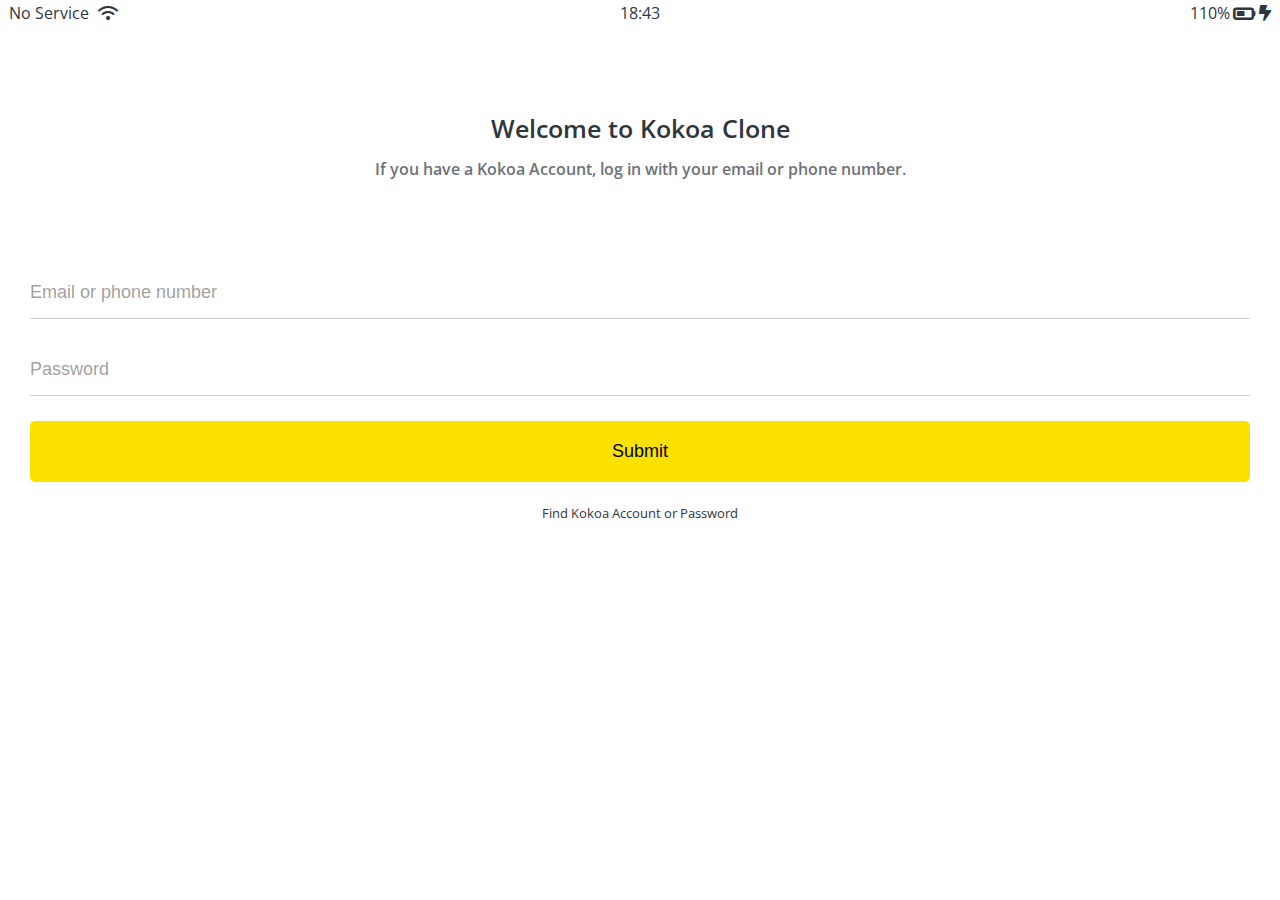
<file: index.html>
<!DOCTYPE html>
<html lang="en">
<head>
    <link rel="stylesheet" href="css/styles.css">
    <meta charset="UTF-8">
    <meta name="viewport" content="width=device-width, initial-scale=1.0">
    <title>Wecome to Kokoa Clone</title>
    <link rel="stylesheet" href="https://cdnjs.cloudflare.com/ajax/libs/font-awesome/6.5.1/css/all.min.css">
</head>
<body>

    <div class="status-bar">
        <div class="status-bar__column">
            <span>No Service</span>
            <i class="fa-solid fa-wifi"></i>
        </div>
        <div class="status-bar__column">
            <span>18:43</span>
        </div>
        <div class="status-bar__column">
            <span>110%</span>
            <i class="fa-solid fa-battery-half fa-lg"></i>
            <i class="fa-solid fa-bolt-lightning"></i>
        </div>
    </div>

    <header class="welcome-header">
      <h1 class="welcome-header__title">Welcome to Kokoa Clone</h1>
      <p class="welcome-header__text">
        If you have a Kokoa Account, log in with your email or phone number.
      </p>
    </header>
    <form id="login-form">
        <input type="text" placeholder="Email or phone number"/>
        <input type="password" placeholder="Password"/>
        <input type="submit" placeholder="Log In"/>
        <a href="#">Find Kokoa Account or Password</a>
    </form>
</body>

</html>
</file>
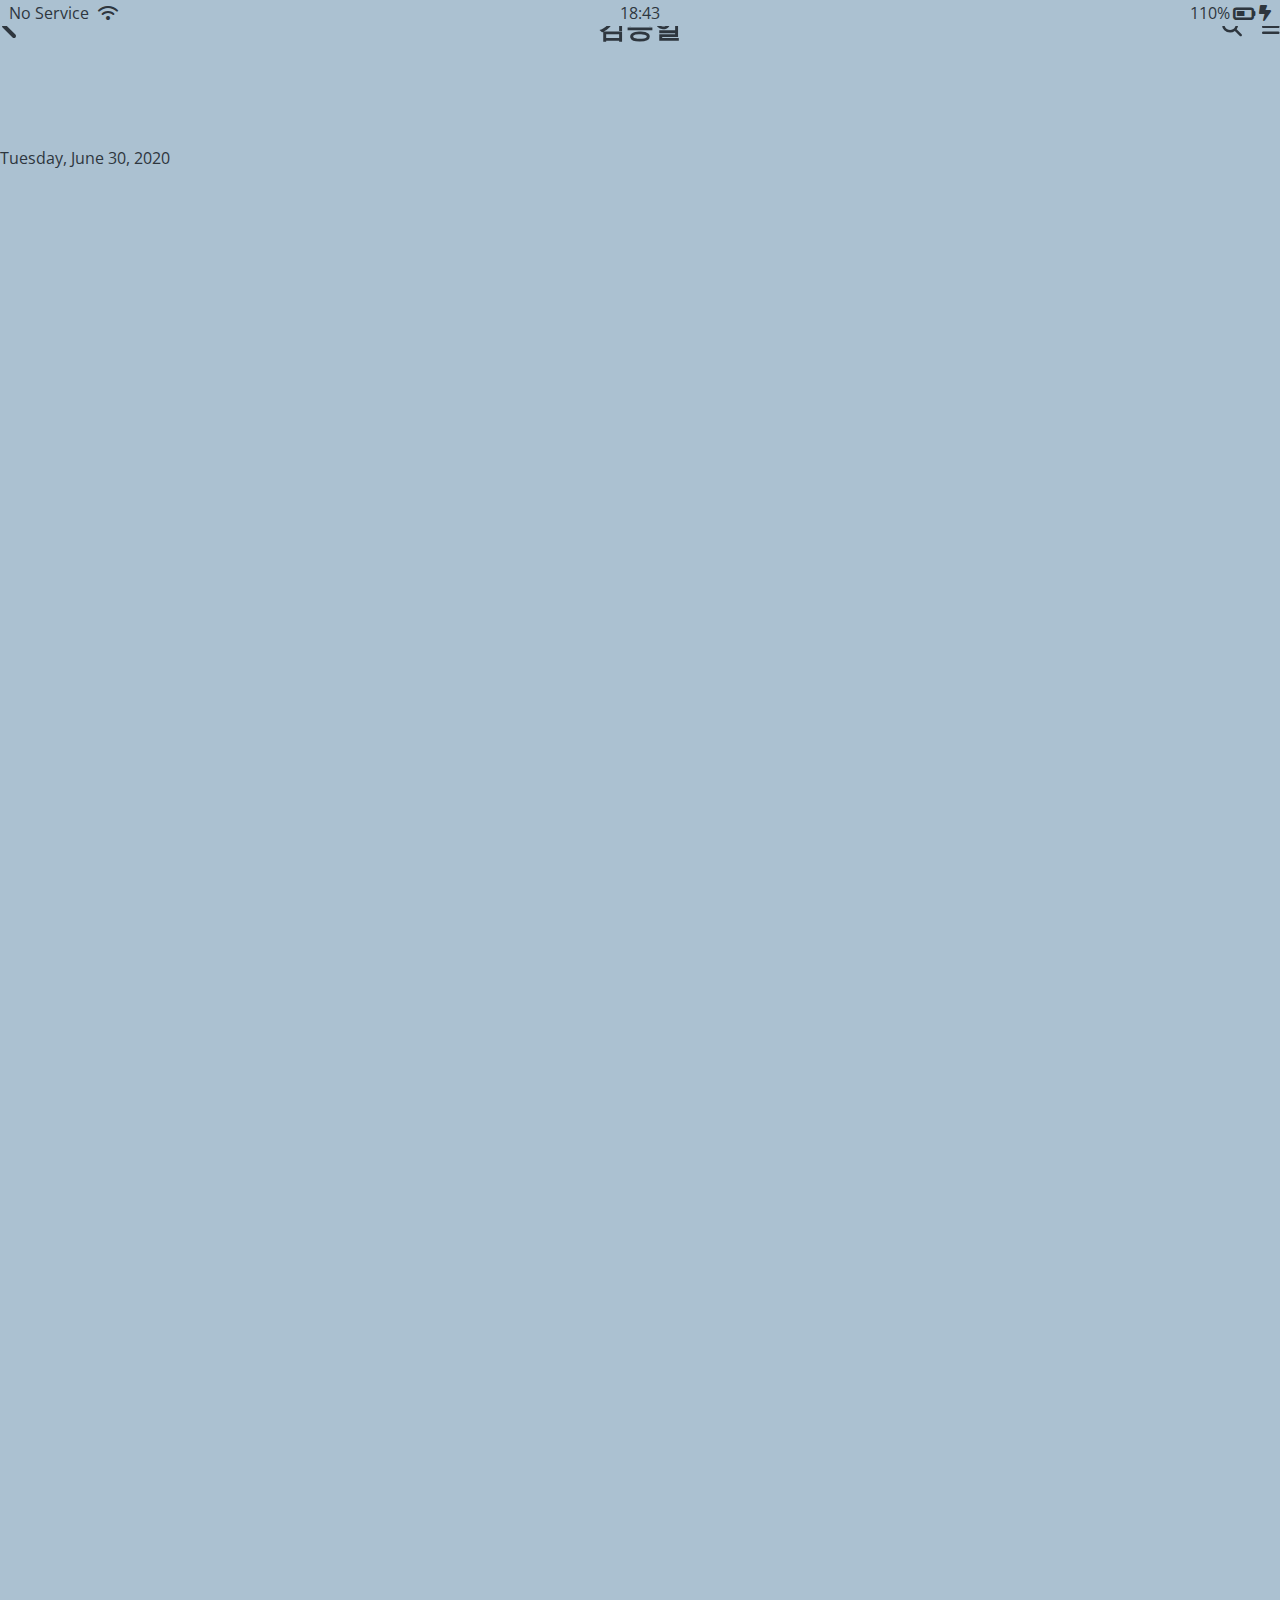
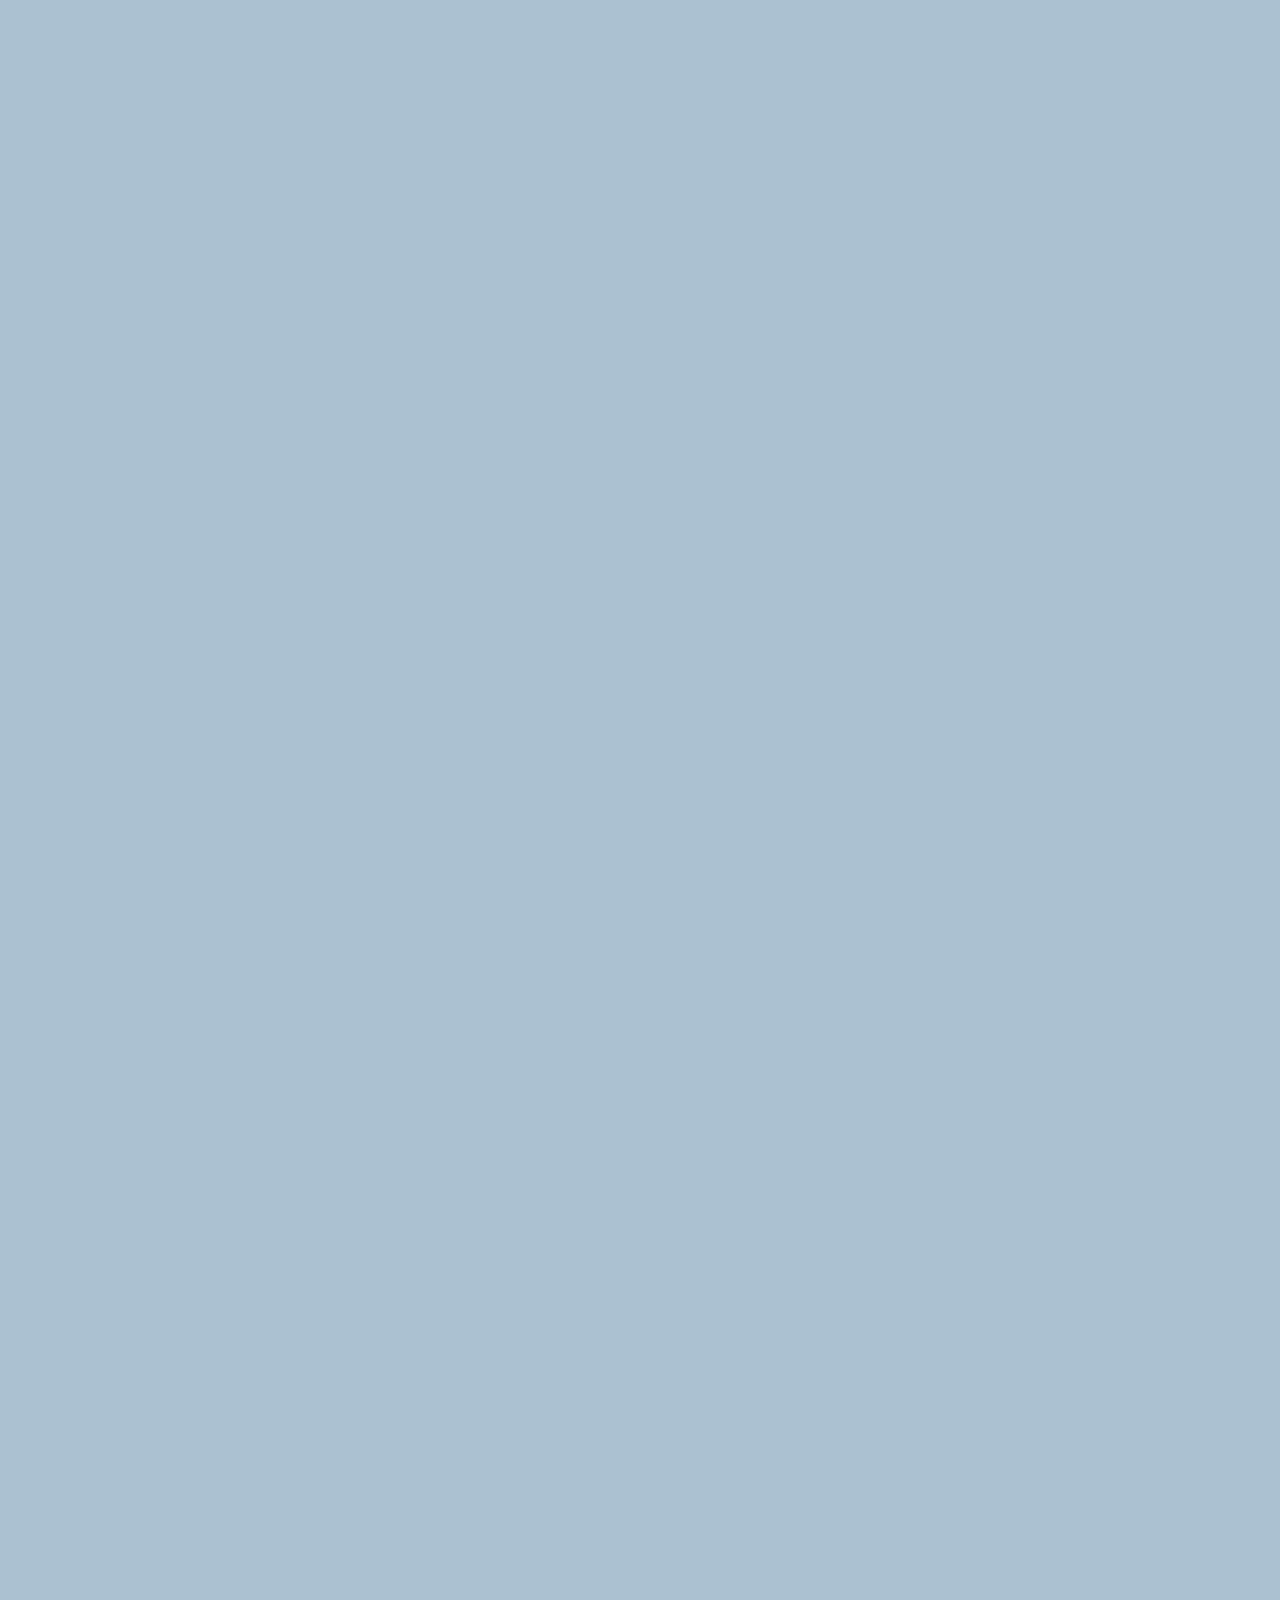
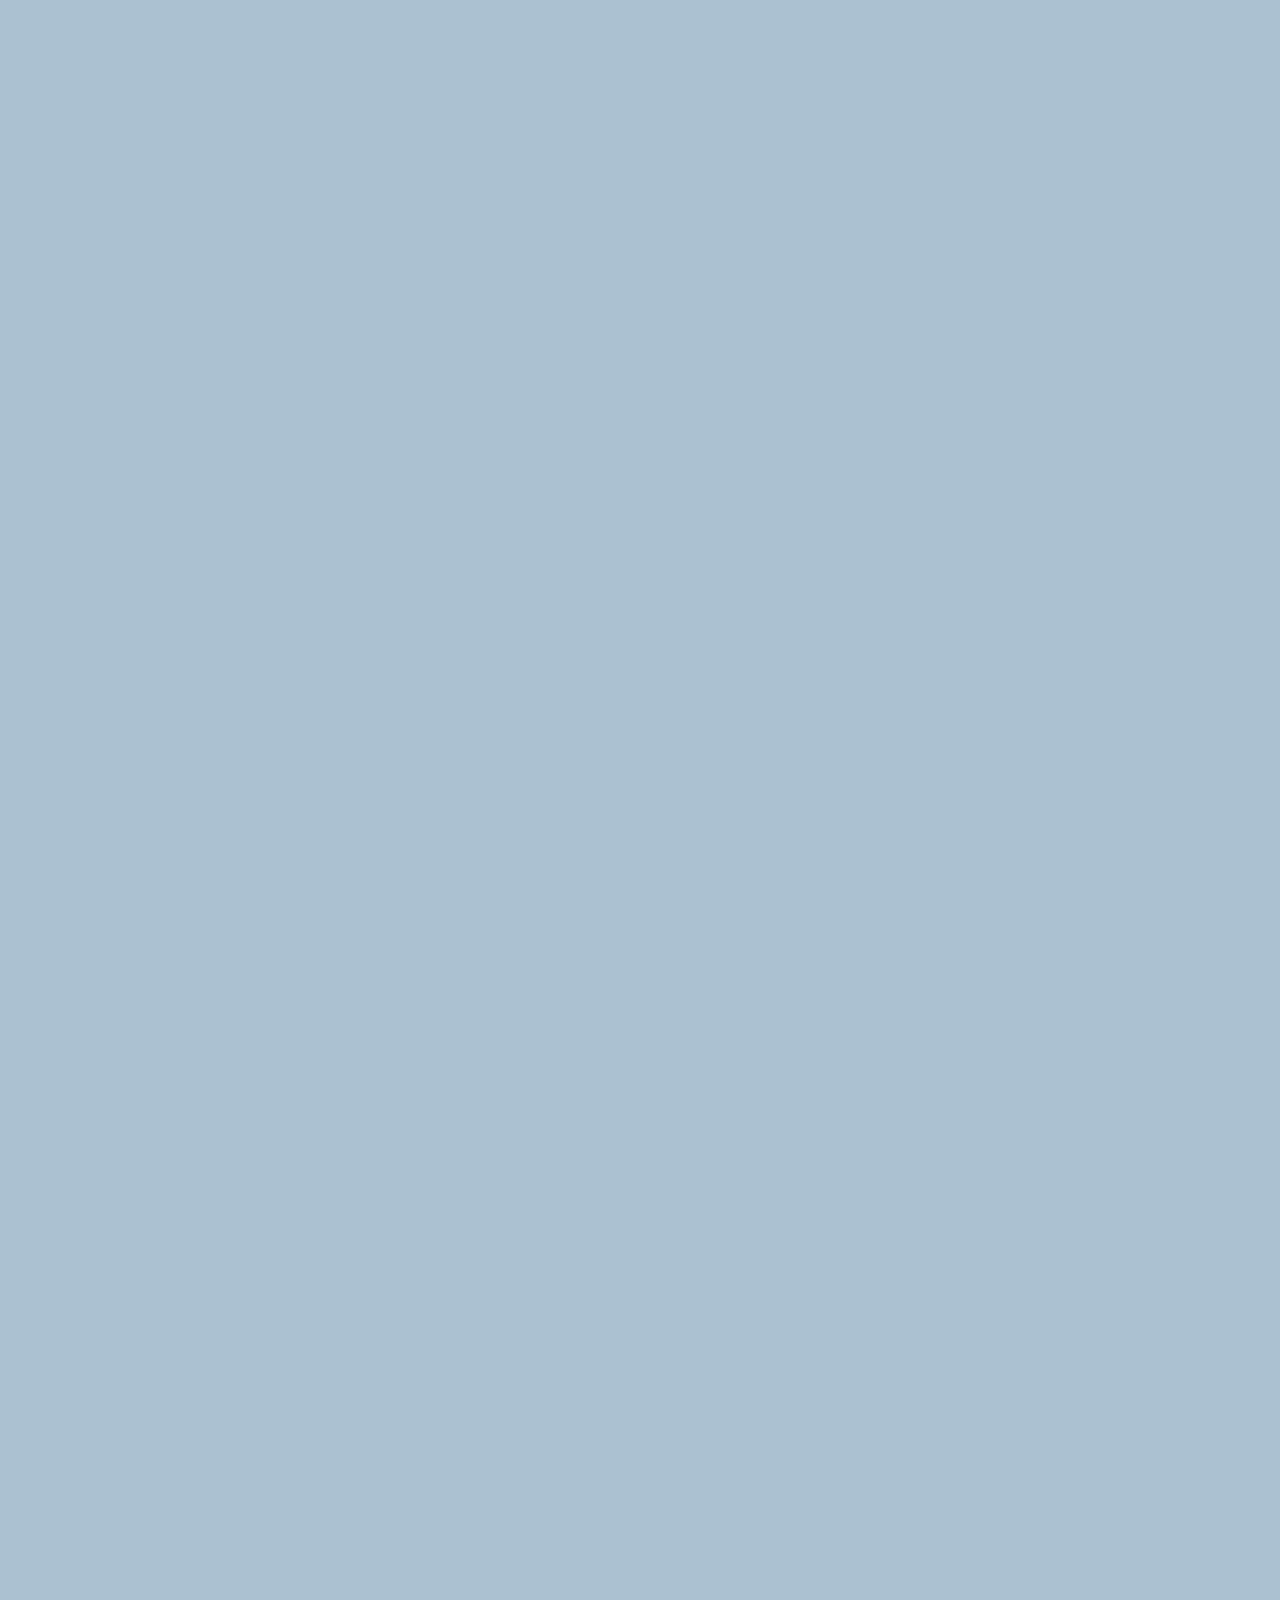
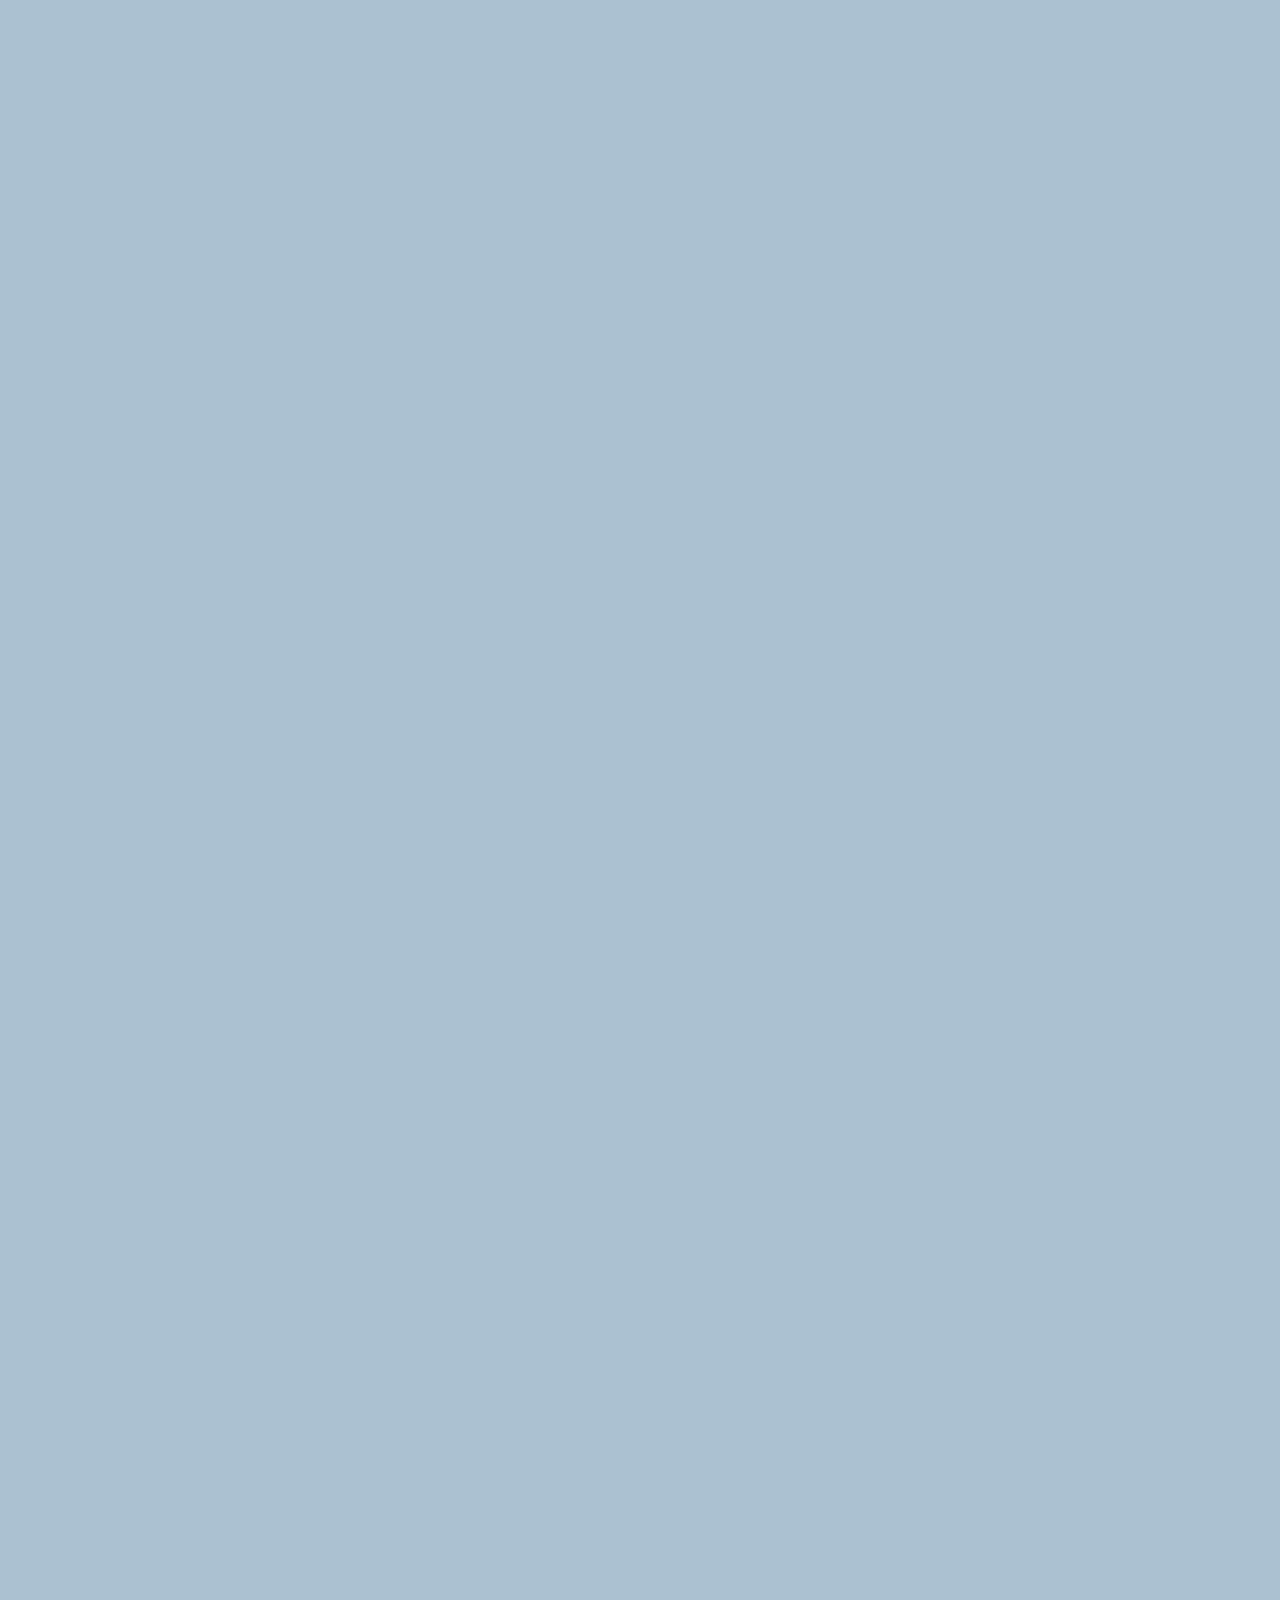
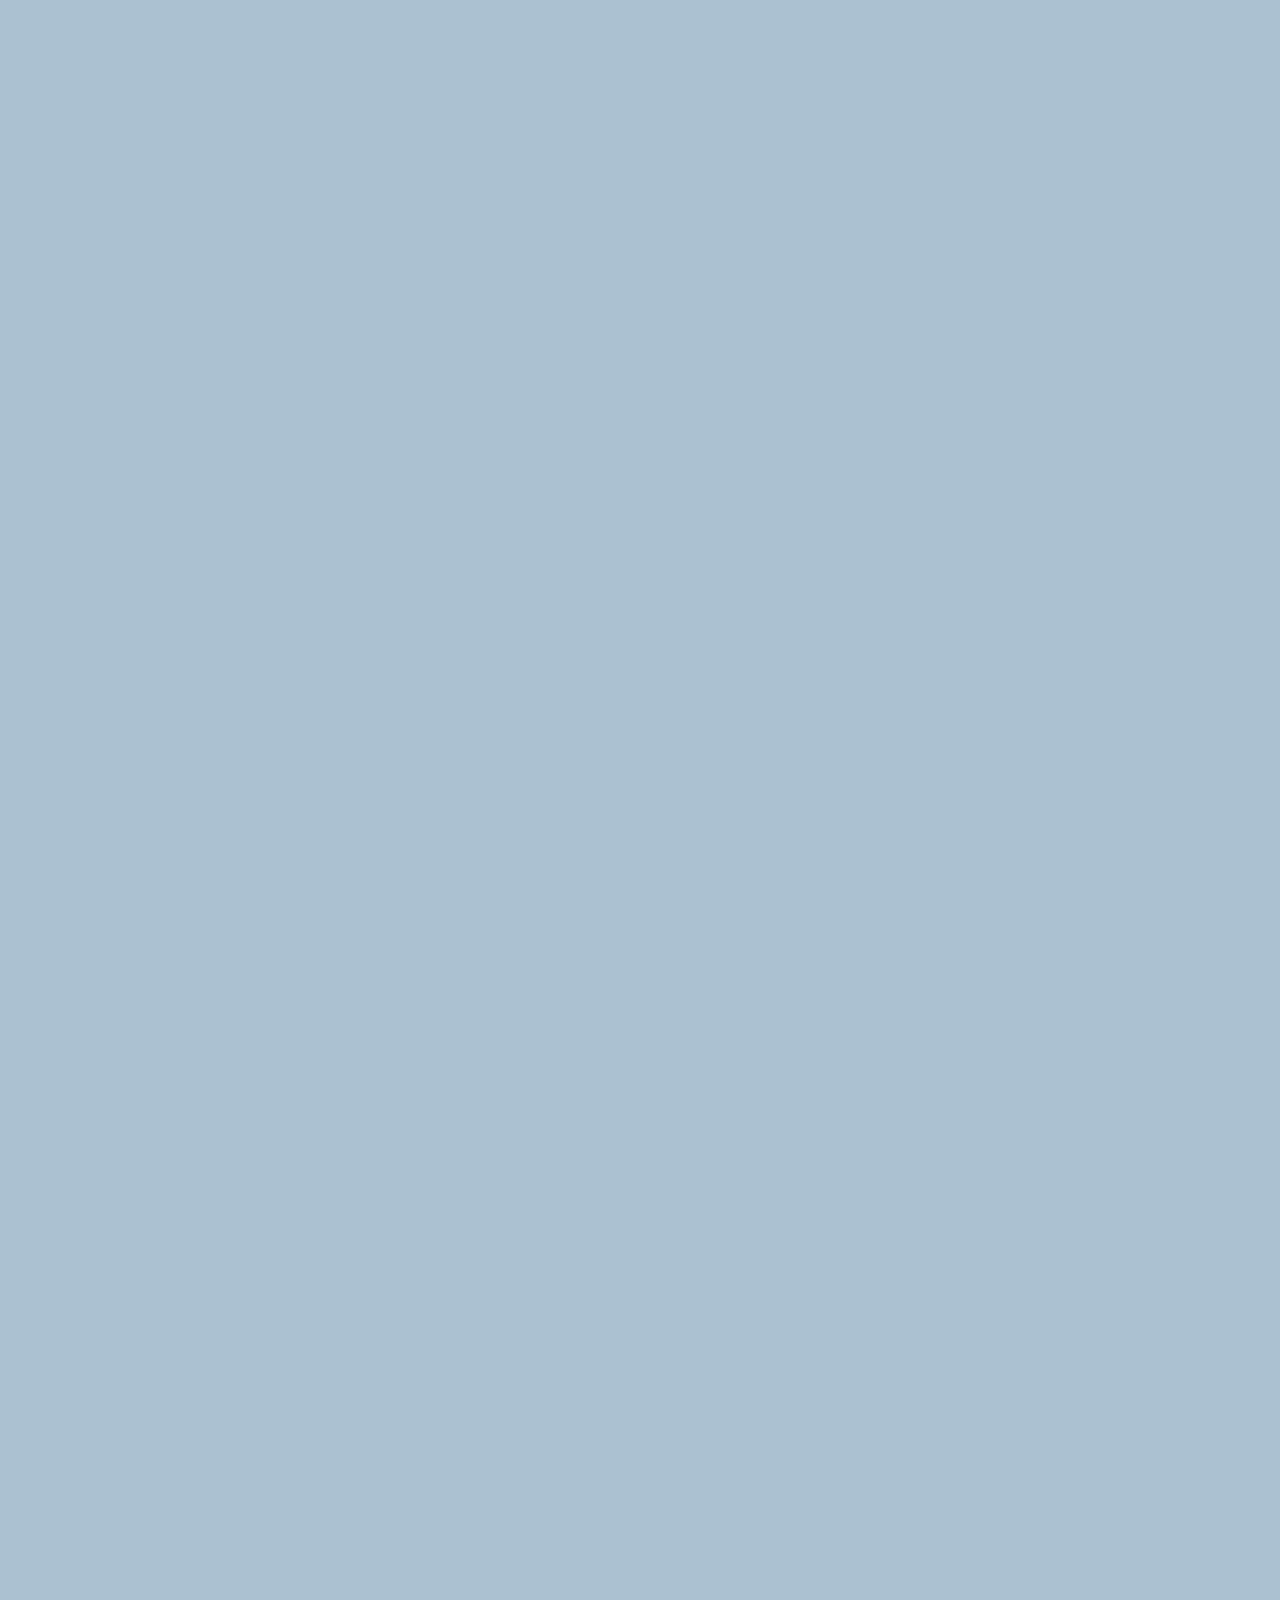
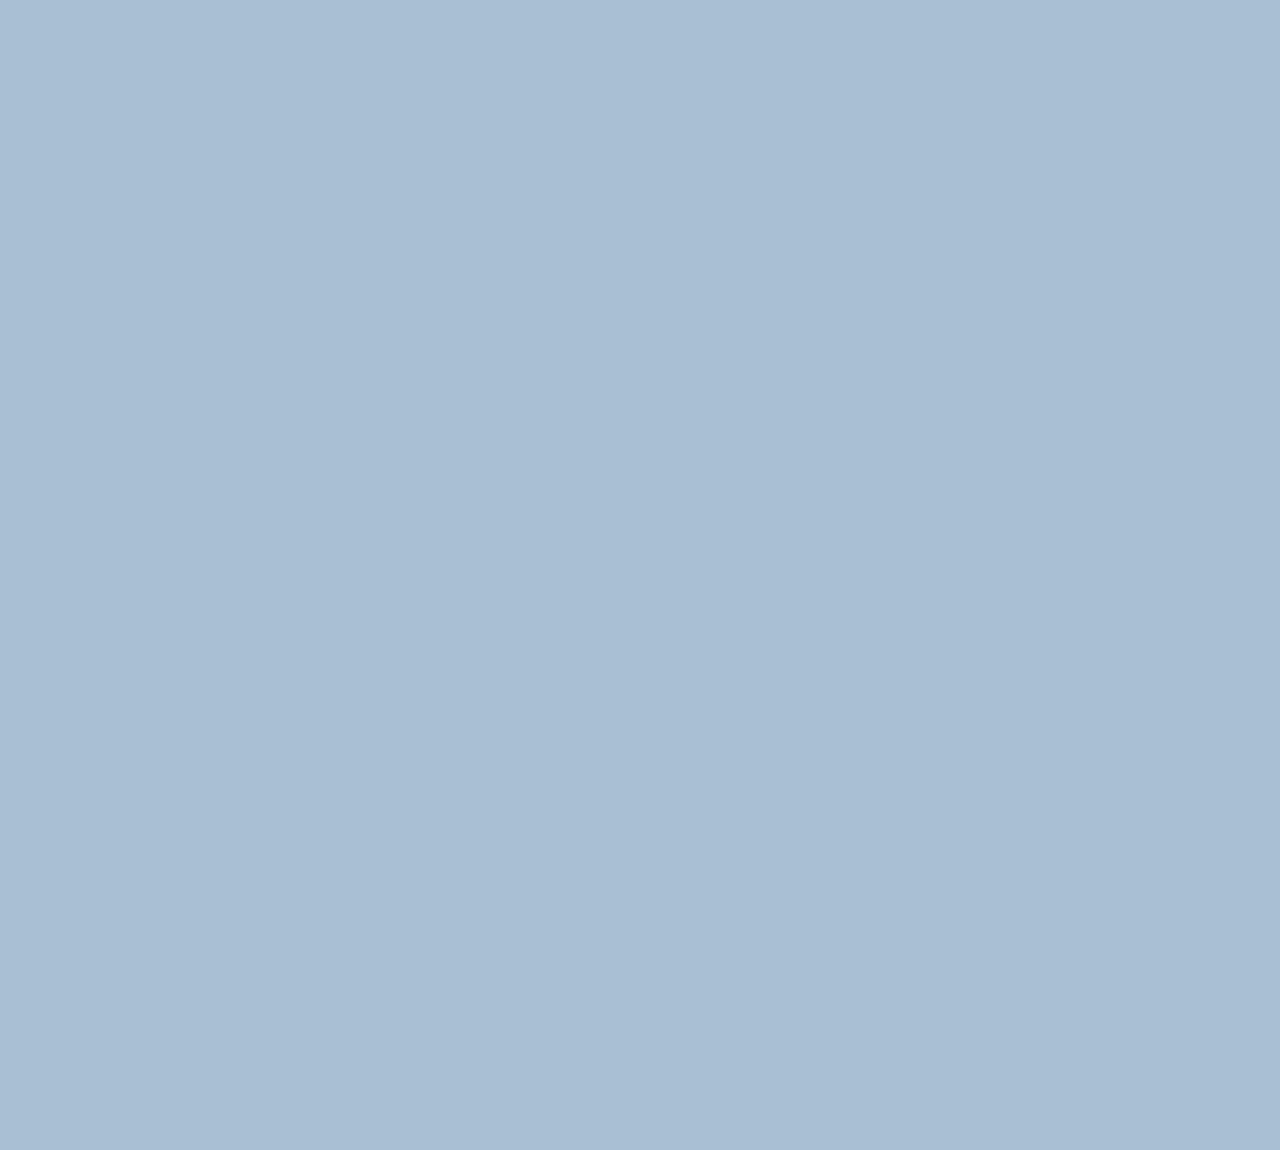
<file: chat.html>
<!DOCTYPE html>
<html lang="en">
<head>
    <link rel="stylesheet" href="css/styles.css">
    <meta charset="UTF-8">
    <meta name="viewport" content="width=device-width, initial-scale=1.0">
    <title>Chat /w 김승일 - Kokoa Clone</title>
    <link rel="stylesheet" href="https://cdnjs.cloudflare.com/ajax/libs/font-awesome/6.5.1/css/all.min.css">
</head>
<body id="chat-screen">

    <div class="status-bar status-bar__chat">
        <div class="status-bar__column">
            <span>No Service</span>
            <i class="fa-solid fa-wifi"></i>
        </div>
        <div class="status-bar__column">
            <span>18:43</span>
        </div>
        <div class="status-bar__column">
            <span>110%</span>
            <i class="fa-solid fa-battery-half fa-lg"></i>
            <i class="fa-solid fa-bolt-lightning"></i>
        </div>
    </div>

    <header class="alt-header alt-header__chat">
        <div class="alt-header__colunm">
            <a href="more.html">
                <i class="fa-solid fa-angle-left fa-2x"></i>
            </a>
        </div>
        <div class="alt-header__colunm">
            <h1 class="alt-header__title">김승일</h1>
        </div>
        <div class="alt-header__colunm">
            <span><i class="fa-solid fa-magnifying-glass fa-lg"></i></span>
            <span><i class="fa-solid fa-bars fa-lg"></i></span>
        </div>
    </header>
    <main class="main-screen main-chat">
        <div class="chat__timestap">
            Tuesday, June 30, 2020
        </div>
    </main>

</body>

</html>
</file>
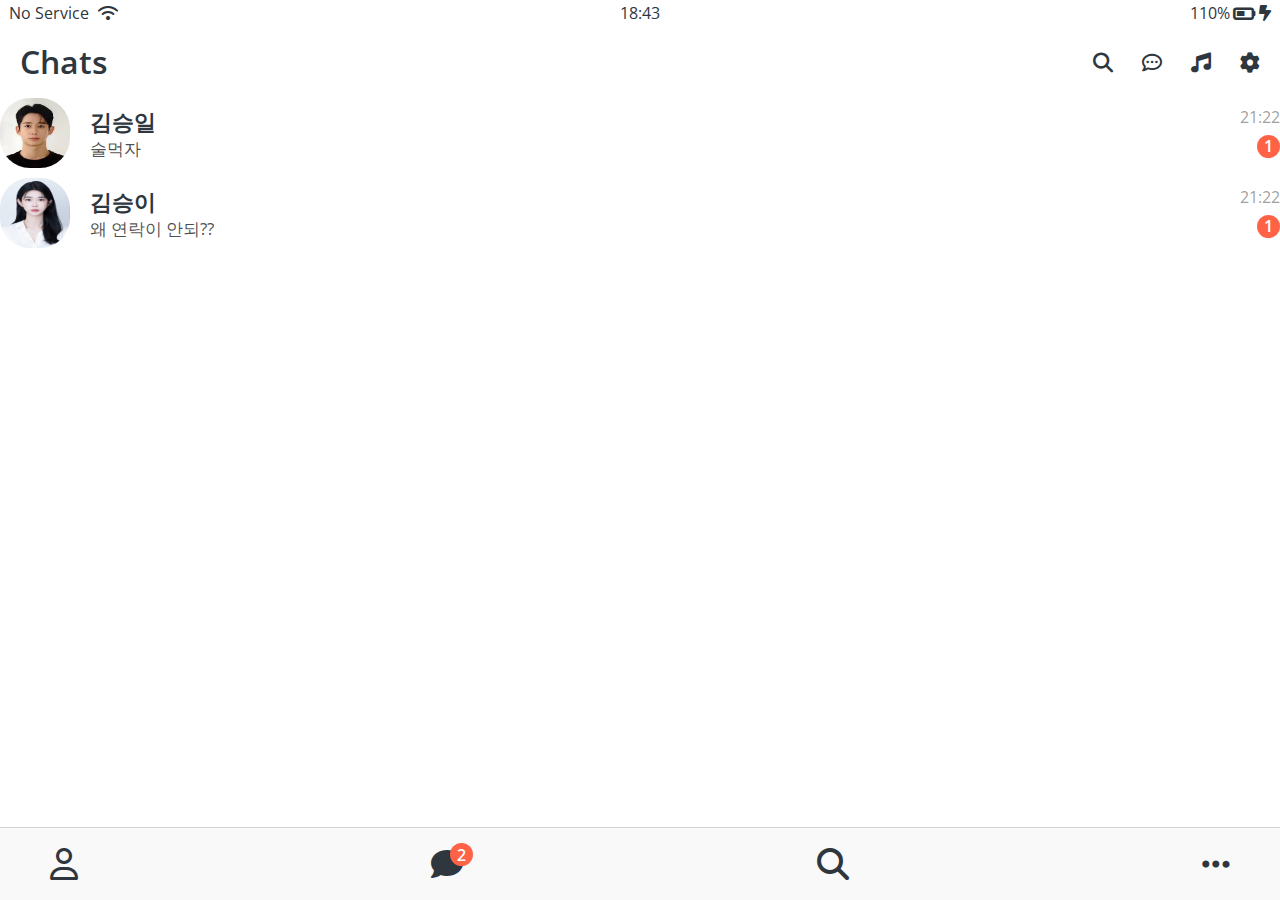
<file: chats.html>
<!DOCTYPE html>
<html lang="en">
<head>
    <link rel="stylesheet" href="css/styles.css">
    <meta charset="UTF-8">
    <meta name="viewport" content="width=device-width, initial-scale=1.0">
    <title>Chats - Kokoa Clone</title>
    <link rel="stylesheet" href="https://cdnjs.cloudflare.com/ajax/libs/font-awesome/6.5.1/css/all.min.css">
</head>
<body>

    <div class="status-bar">
        <div class="status-bar__column">
            <span>No Service</span>
            <i class="fa-solid fa-wifi"></i>
        </div>
        <div class="status-bar__column">
            <span>18:43</span>
        </div>
        <div class="status-bar__column">
            <span>110%</span>
            <i class="fa-solid fa-battery-half fa-lg"></i>
            <i class="fa-solid fa-bolt-lightning"></i>
        </div>
    </div>

    <header class="screen-header">
        <h1 class="screen-header__title">Chats</h1>
        <div class="screen-header__icon">
            <span><i class="fa-solid fa-magnifying-glass fa-lg"></i></span>
            <span><i class="fa-regular fa-comment-dots fa-lg"></i></span>
            <span><i class="fa-solid fa-music fa-lg"></i></span>
            <span><i class="fa-solid fa-gear fa-lg"></i></span>
        </div>
    </header>

    <main class="main-screen">
        <div class="user-component">
            <div class="user-component__column">
                <img src="img/namePicture.jpg" class="user_component__avartar user_component__avartar"/>
                <div class="user-component__text">
                    <h4 class="user-component__title">김승일</h4>
                    <h6 class="user-component__subtitle">술먹자</h6>
                </div>
            </div>
            <div class="user-component__column">
                <span class="user-component__time">21:22</span>
                <div class="badge">1</div>
            </div>
        </div>
        <div class="user-component">
            <div class="user-component__column">
                <img src="img/namePicture2.jpg" class="user_component__avartar user_component__avartar"/>
                <div class="user-component__text">
                    <h4 class="user-component__title">김승이</h4>
                    <h6 class="user-component__subtitle">왜 연락이 안되??</h6>
                </div>
            </div>
            <div class="user-component__column">
                <span class="user-component__time">21:22</span>
                <div class="badge">1</div>
            </div>
        </div>
    </main>

    
    <nav class="nav">
        <ul class="nav__list">
            <li class="nav__btn">
                <a class="nav__link" href="friends.html" >
                <i class="fa-regular fa-user fa-2x"></i></a>
            </li>
            <li class="nav__btn">
                <a class="nav__link" href="chats.html">
                    <span class="nav_notification badge">2</span>
                    <i class="fa-solid fa-comment fa-2x" ></i>
                </a>
            </li>
            <li class="nav__btn">
                <a class="nav__link" href="find.html"><i class="fa-solid fa-magnifying-glass fa-2x"></i></a>
            </li>
            <li class="nav__btn">
                <a class="nav__link" href="more.html">
                    <span class="nav__notification_small notification"></span>
                    <i class="fa-solid fa-ellipsis fa-2x"></i>
                </a>
            </li>
        </ul>
    </nav>
</body>

</html>
</file>
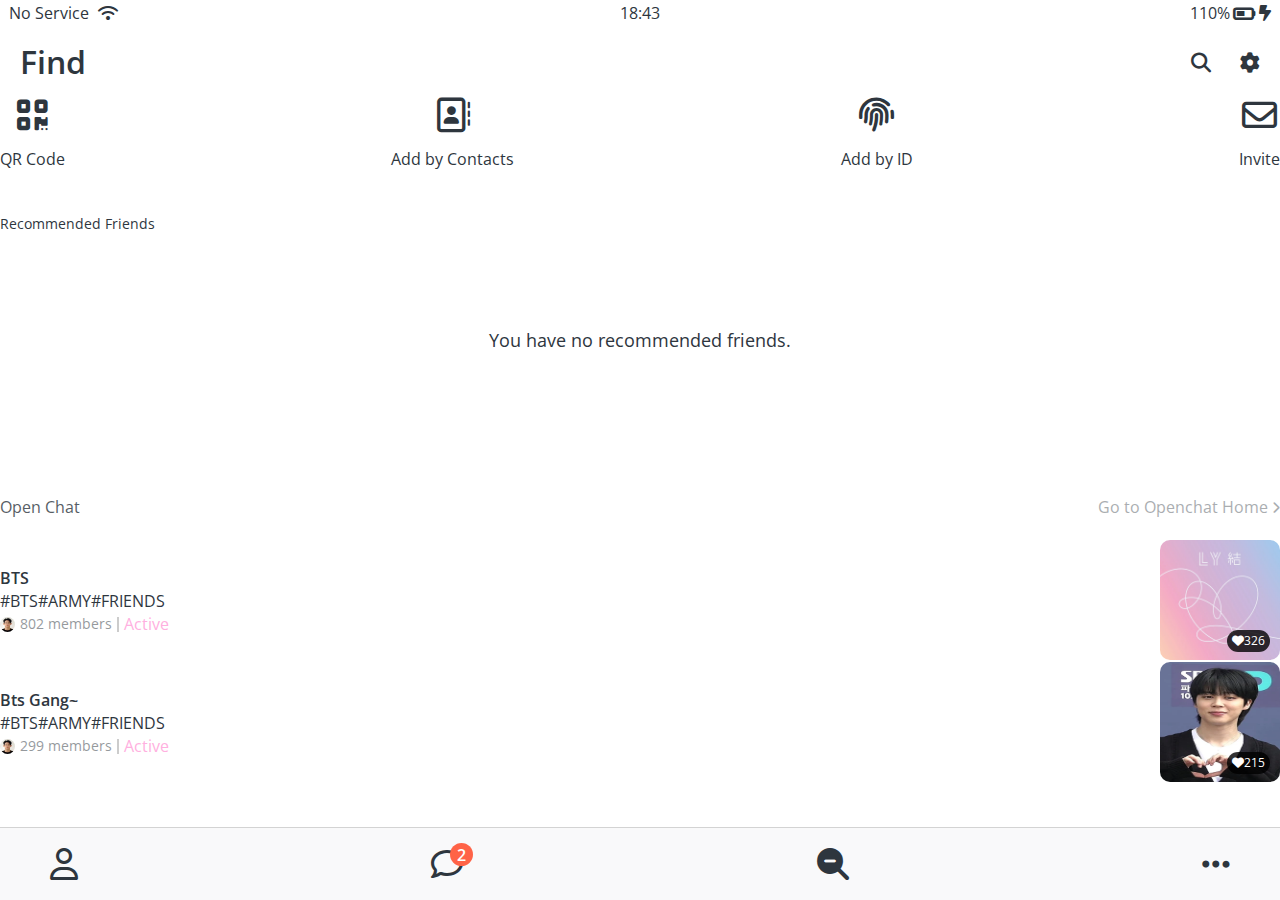
<file: find.html>
<!DOCTYPE html>
<html lang="en">
<head>
    <link rel="stylesheet" href="css/styles.css">
    <meta charset="UTF-8">
    <meta name="viewport" content="width=device-width, initial-scale=1.0">
    <title>Find - Kokoa Clone</title>
    <link rel="stylesheet" href="https://cdnjs.cloudflare.com/ajax/libs/font-awesome/6.5.1/css/all.min.css">
</head>
<body>

    <div class="status-bar">
        <div class="status-bar__column">
            <span>No Service</span>
            <i class="fa-solid fa-wifi"></i>
        </div>
        <div class="status-bar__column">
            <span>18:43</span>
        </div>
        <div class="status-bar__column">
            <span>110%</span>
            <i class="fa-solid fa-battery-half fa-lg"></i>
            <i class="fa-solid fa-bolt-lightning"></i>
        </div>
    </div>

    <header class="screen-header">
        <h1 class="screen-header__title">Find</h1>
        <div class="screen-header__icon">
            <span class="screen-header__notification notification"></span>
            <span><i class="fa-solid fa-magnifying-glass fa-lg"></i></span>
            <span>
                <i class="fa-solid fa-gear fa-lg"></i>
            </span>
        </div>
    </header>

    <main class="main-screen">
        <div class="find-icon">
            <div class="find-icon__icon">
                <i class="fa-solid fa-qrcode"></i>
                <span>QR Code</span>
            </div>
            <div class="find-icon__icon">
                <i class="fa-regular fa-address-book"></i>
                <span>Add by Contacts</span>
            </div>
            <div class="find-icon__icon">
                <i class="fa-solid fa-fingerprint"></i>
                <span>Add by ID</span>
            </div>
            <div class="find-icon__icon">
                <i class="fa-regular fa-envelope"></i>
                <span>Invite</span>
            </div>
        </div>
        <div class="recommended-friends">
            <h6 class="recommended-friends__title">Recommended Friends</h3>
            <span>You have no recommended friends.</span>
        </div>

        <div class="open-chat">
            <div class="open-chat__header">
                <h4 class="open-chat__title">Open Chat</h4>
                <span>Go to Openchat Home <i class="fa-solid fa-chevron-right fa-xs"></i></span>
            </div>
            <div class="open-chat__post">
                <div class="open-chat__post--column">
                    <h5 class="open-chat__post--title">BTS</h5>
                    <h6 class="open-chat__post--hashtags">#bts#army#friends</h6>
                    <div class="open-chat__post--member">
                        <img src="img/namePicture.jpg" />
                        <span class="open-chat__post--member--count">802 members</span>
                        <div class="divider"></div>
                        <span class="open-chat__post--member--status">Active</span>
                    </div>
                </div>
                <div class="open-chat__post--column">
                    <div class="open-chat__post--photo">
                        <img src="img/btsPicture.webp">
                        <div class="open-chat__post--count"><i class="fa-solid fa-heart"></i><span>326</span></div>
                    </div>
                </div>
            </div>
            <div class="open-chat__post">
                <div class="open-chat__post--column">
                    <h5 class="open-chat__post--title">Bts Gang~</h5>
                    <h6 class="open-chat__post--hashtags">#bts#army#friends</h6>
                    <div class="open-chat__post--member">
                        <img src="img/namePicture.jpg" />
                        <span class="open-chat__post--member--count">299 members</span>
                        <div class="divider"></div>
                        <span class="open-chat__post--member--status">Active</span>
                    </div>
                </div>
                <div class="open-chat__post--column">
                    <div class="open-chat__post--photo">
                        <img src="img/jiminPicture.webp">
                        <div class="open-chat__post--count"><i class="fa-solid fa-heart"></i><span>215</span></div>
                    </div>
                </div>
            </div>
        </div>
    </main>

    
    <nav class="nav">
        <ul class="nav__list">
            <li class="nav__btn">
                <a class="nav__link" href="friends.html" >
                <i class="fa-regular fa-user fa-2x"></i></a>
            </li>
            <li class="nav__btn">
                <a class="nav__link" href="chats.html">
                    <span class="nav_notification badge">2</span>
                    <i class="fa-regular fa-comment fa-2x" ></i>
                </a>
            </li>
            <li class="nav__btn">
                <a class="nav__link" href="find.html">
                    <i class="fa-solid fa-magnifying-glass-minus fa-2x"></i>
                </a>
            </li>
            <li class="nav__btn">
                <a class="nav__link" href="more.html">
                    <span class="nav__notification_small notification"></span>
                    <i class="fa-solid fa-ellipsis fa-2x"></i>
                </a>
            </li>
        </ul>
    </nav>
</body>

</html>
</file>
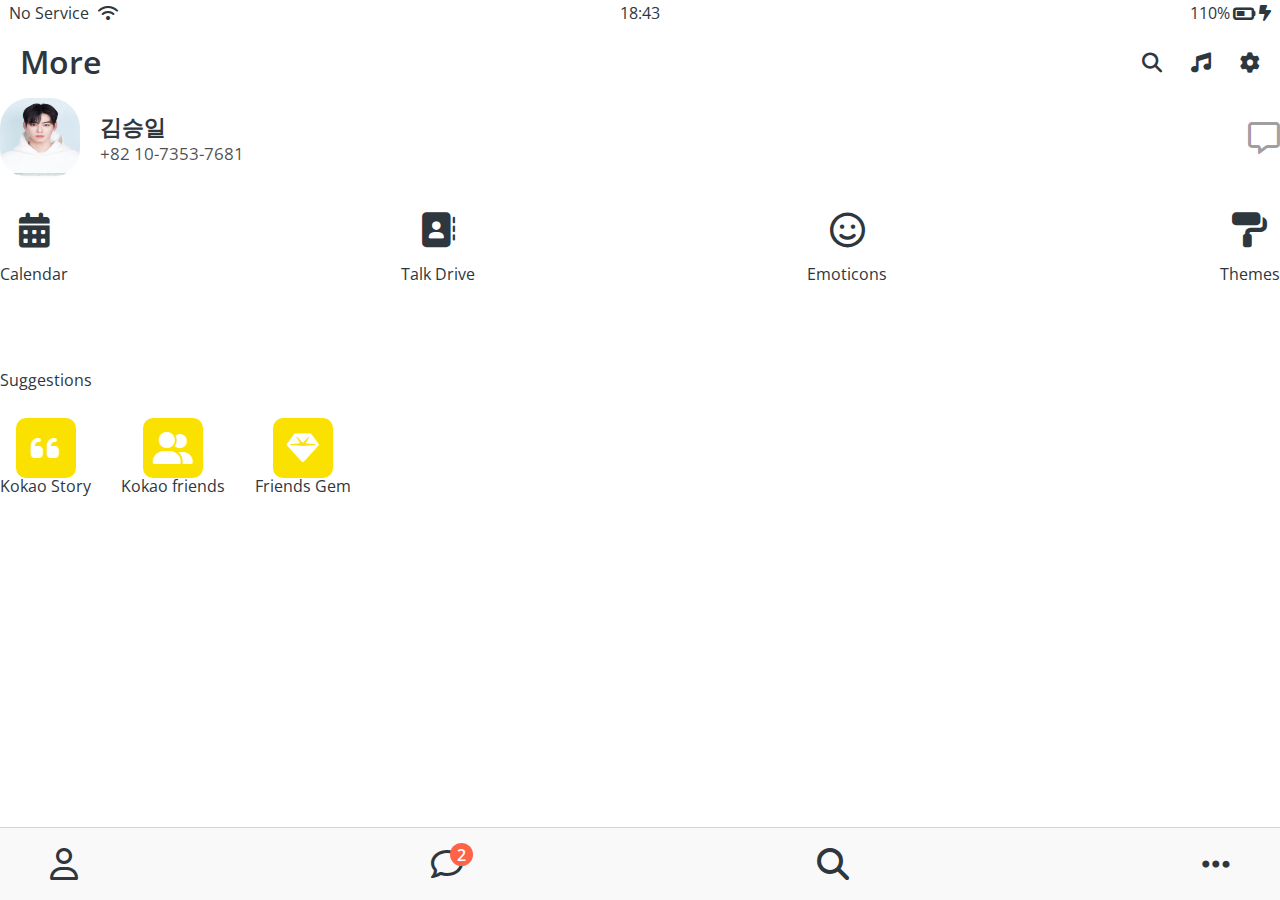
<file: more.html>
<!DOCTYPE html>
<html lang="en">
<head>
    <link rel="stylesheet" href="css/styles.css">
    <meta charset="UTF-8">
    <meta name="viewport" content="width=device-width, initial-scale=1.0">
    <title>More - Kokoa Clone</title>
    <link rel="stylesheet" href="https://cdnjs.cloudflare.com/ajax/libs/font-awesome/6.5.1/css/all.min.css">
</head>
<body>

    <div class="status-bar">
        <div class="status-bar__column">
            <span>No Service</span>
            <i class="fa-solid fa-wifi"></i>
        </div>
        <div class="status-bar__column">
            <span>18:43</span>
        </div>
        <div class="status-bar__column">
            <span>110%</span>
            <i class="fa-solid fa-battery-half fa-lg"></i>
            <i class="fa-solid fa-bolt-lightning"></i>
        </div>
    </div>

    <header class="screen-header">
        <h1 class="screen-header__title">More</h1>
        <div class="screen-header__icon">
            <!-- <span class="screen-header__notification notification"></span> -->
            <span><i class="fa-solid fa-magnifying-glass fa-lg"></i></span>
            <span><i class="fa-solid fa-music fa-lg"></i></span>
            <span><a href="settings.html"><i class="fa-solid fa-gear fa-lg"></i></a></span>
        </div>
    </header>

    <main class="main-screen more-screen">
                <div class="user-component">
            <div class="user-component__column">
                <img src="img/namePicture3.jpg" class="user_component__avartar user_component__avartar--xl"/>
                <div class="user-component__text">
                    <h4 class="user-component__title">김승일</h4>
                    <h6 class="user-component__subtitle">+82 10-7353-7681</h6>
                </div>
            </div>
            <div class="user-component__column">
                <i class="fa-regular fa-message fa-2x"></i>
            </div>
        </div>

        <div class="icon-row">
            <div class="icon-row__icon">
                <i class="fa-solid fa-calendar-days"></i>
                <span>Calendar</span>
            </div>
            <div class="icon-row__icon">
                <i class="fa-solid fa-address-book"></i>
                <span>Talk Drive</span>
            </div>
            <div class="icon-row__icon">
                <i class="fa-regular fa-face-smile"></i>
                <span>Emoticons</span>
            </div>
            <div class="icon-row__icon">
                <i class="fa-solid fa-paint-roller"></i>
                <span>Themes</span>
            </div>
        </div>
        <!-- <div class="icon-row">
            <div class="icon-row__icon">
                <i class="fa-solid fa-file-invoice"></i>
                <span>Account</span>
            </div>
            <div class="icon-row__icon">
                <i class="fa-solid fa-comment-sms"></i>
                <span>Openchat</span>
            </div>
        </div> -->

        <div class="more-suggestions">
            <h4 class="more-suggestions__title">Suggestions</h4>
        </div>
        <div class="more-suggestions__icons">
            <div class="more-suggestions__icon">
                <div class="more-suggestions__icon-image">
                    <i class="fa-solid fa-quote-left "></i>
                </div>
                <span class="more-suggestions__icon-text">Kokao Story</span>
            </div>
            <div class="more-suggestions__icon">
                <div class="more-suggestions__icon-image">
                    <i class="fa-solid fa-user-group"></i>
                </div>
                <span class="more-suggestions__icon-text">Kokao friends</span>
            </div>
            <div class="more-suggestions__icon">
                <div class="more-suggestions__icon-image">
                    <i class="fa-solid fa-gem"></i>
                </div>
                <span class="more-suggestions__icon-text">Friends Gem</span>
            </div>
        </div>
    </main>

    
    <nav class="nav">
        <ul class="nav__list">
            <li class="nav__btn">
                <a class="nav__link" href="friends.html" >
                <i class="fa-regular fa-user fa-2x"></i></a>
            </li>
            <li class="nav__btn">
                <a class="nav__link" href="chats.html">
                    <span class="nav_notification badge">2</span>
                    <i class="fa-regular fa-comment fa-2x" ></i>
                </a>
            </li>
            <li class="nav__btn">
                <a class="nav__link" href="find.html"><i class="fa-solid fa-magnifying-glass fa-2x"></i></a>
            </li>
            <li class="nav__btn">
                <a class="nav__link" href="more.html">
                    <span class="nav__notification_small notification"></span>
                    <i class="fa-solid fa-ellipsis fa-2x"></i>
                </a>
            </li>
        </ul>
    </nav>
</body>

</html>
</file>
<file: css/styles.css>
@import url("https://fonts.googleapis.com/css2?family=Open+Sans:wght@400;600&display=swap");
@import "reset.css";
@import "variables.css";

/* components */
@import "components/status-bar.css";
@import "components/nav-bar.css";
@import "components/screen-header.css";
@import "components/user-component.css";
@import "components/badge.css";
@import "components/notification.css";
@import "components/icon-row.css";
@import "components/alt-screen.css";


/* screens */
@import "screens/login.css";
@import "screens/friends.css";
@import "screens/find.css";
@import "screens/more.css";
@import "screens/settings.css";
@import "screens/chat.css";

body {
  color: #2e363e;
  font-family: "Open Sans", sans-serif;
}

.main-screen {
  padding: var(--horizontal-space);
}
</file>
